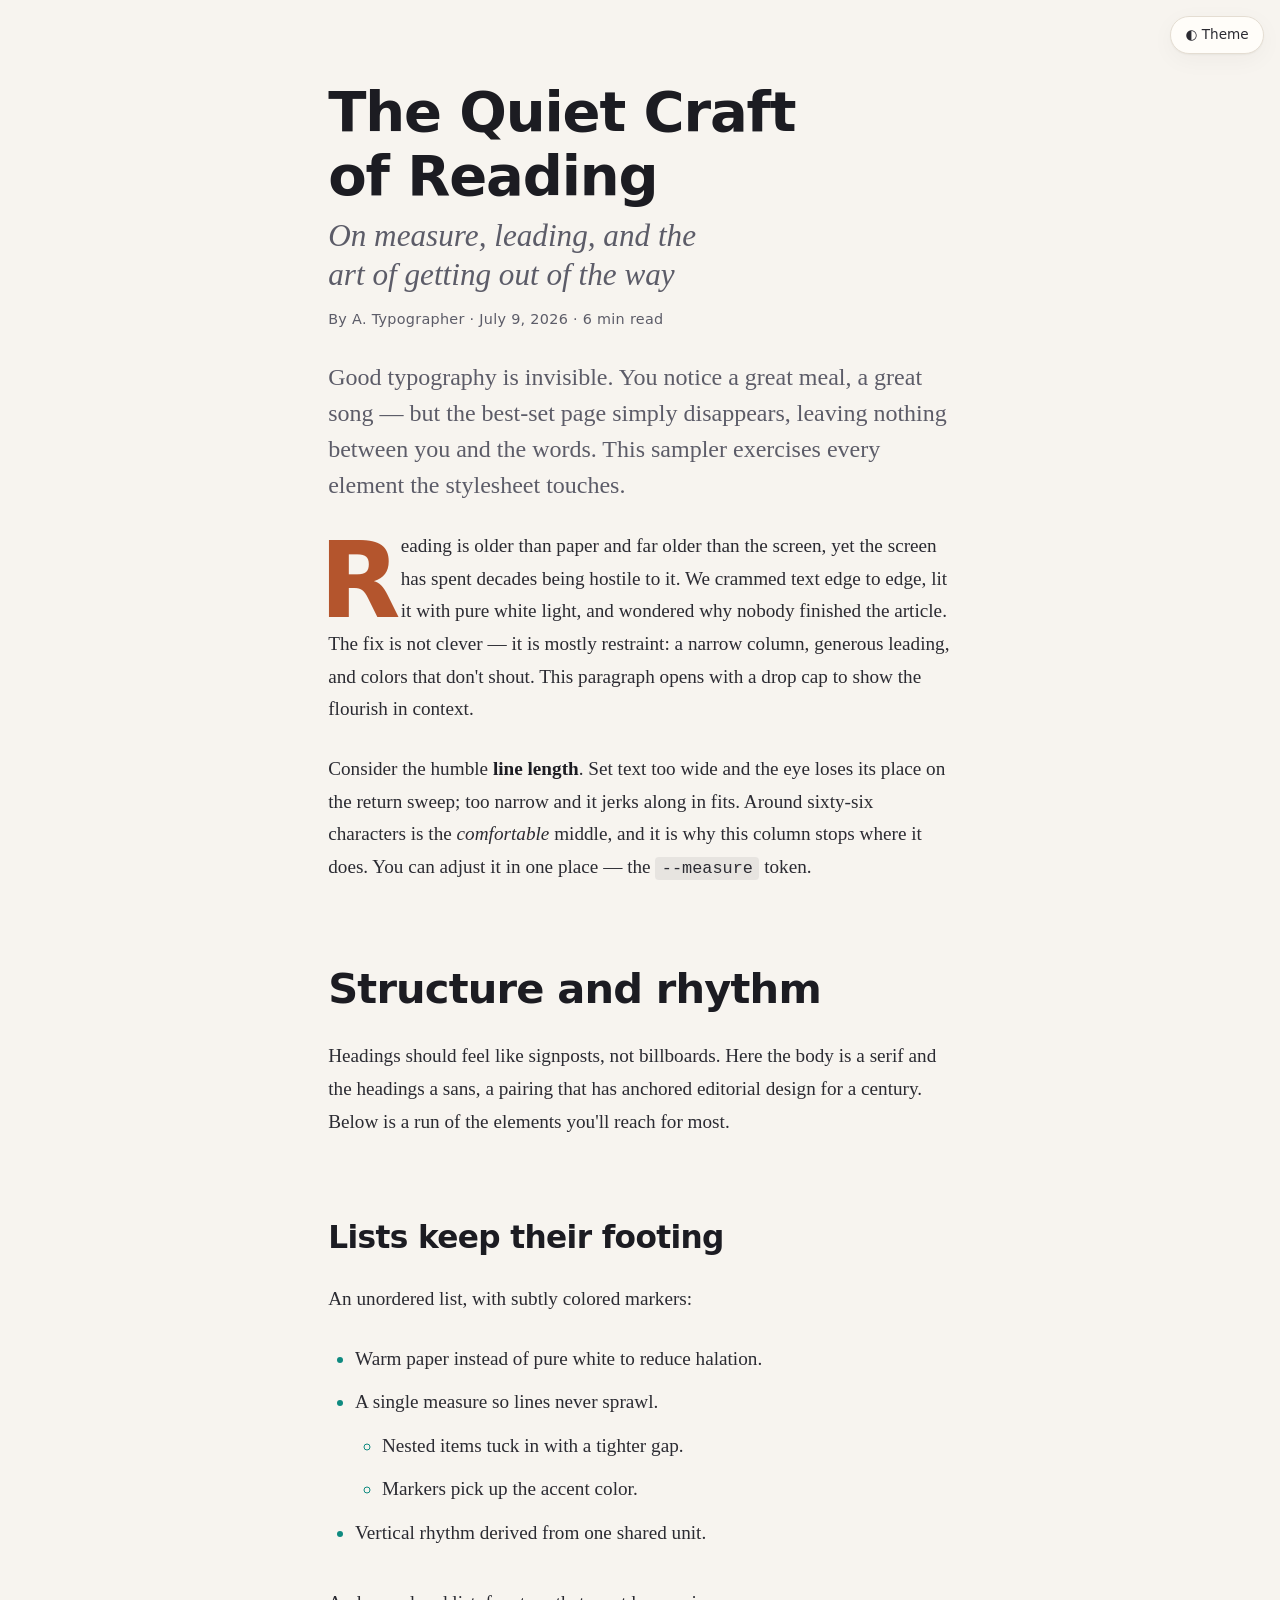
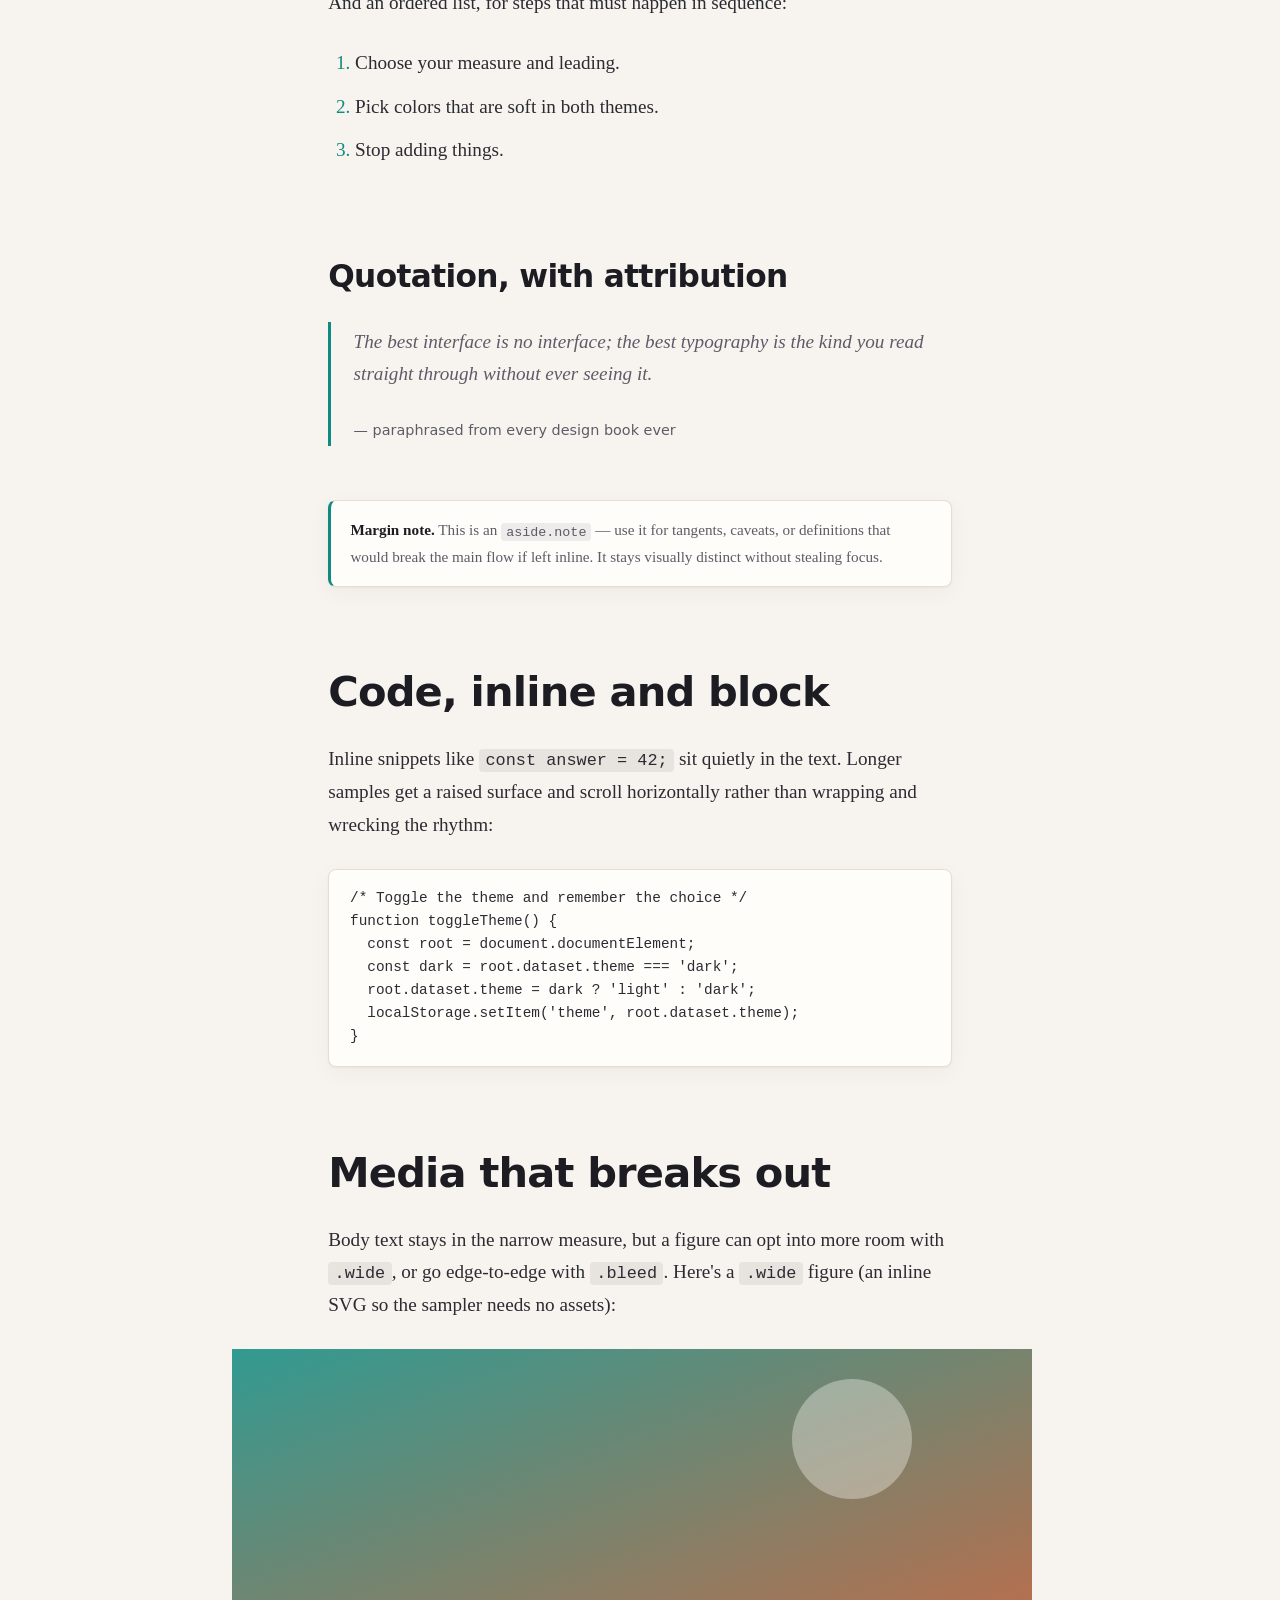
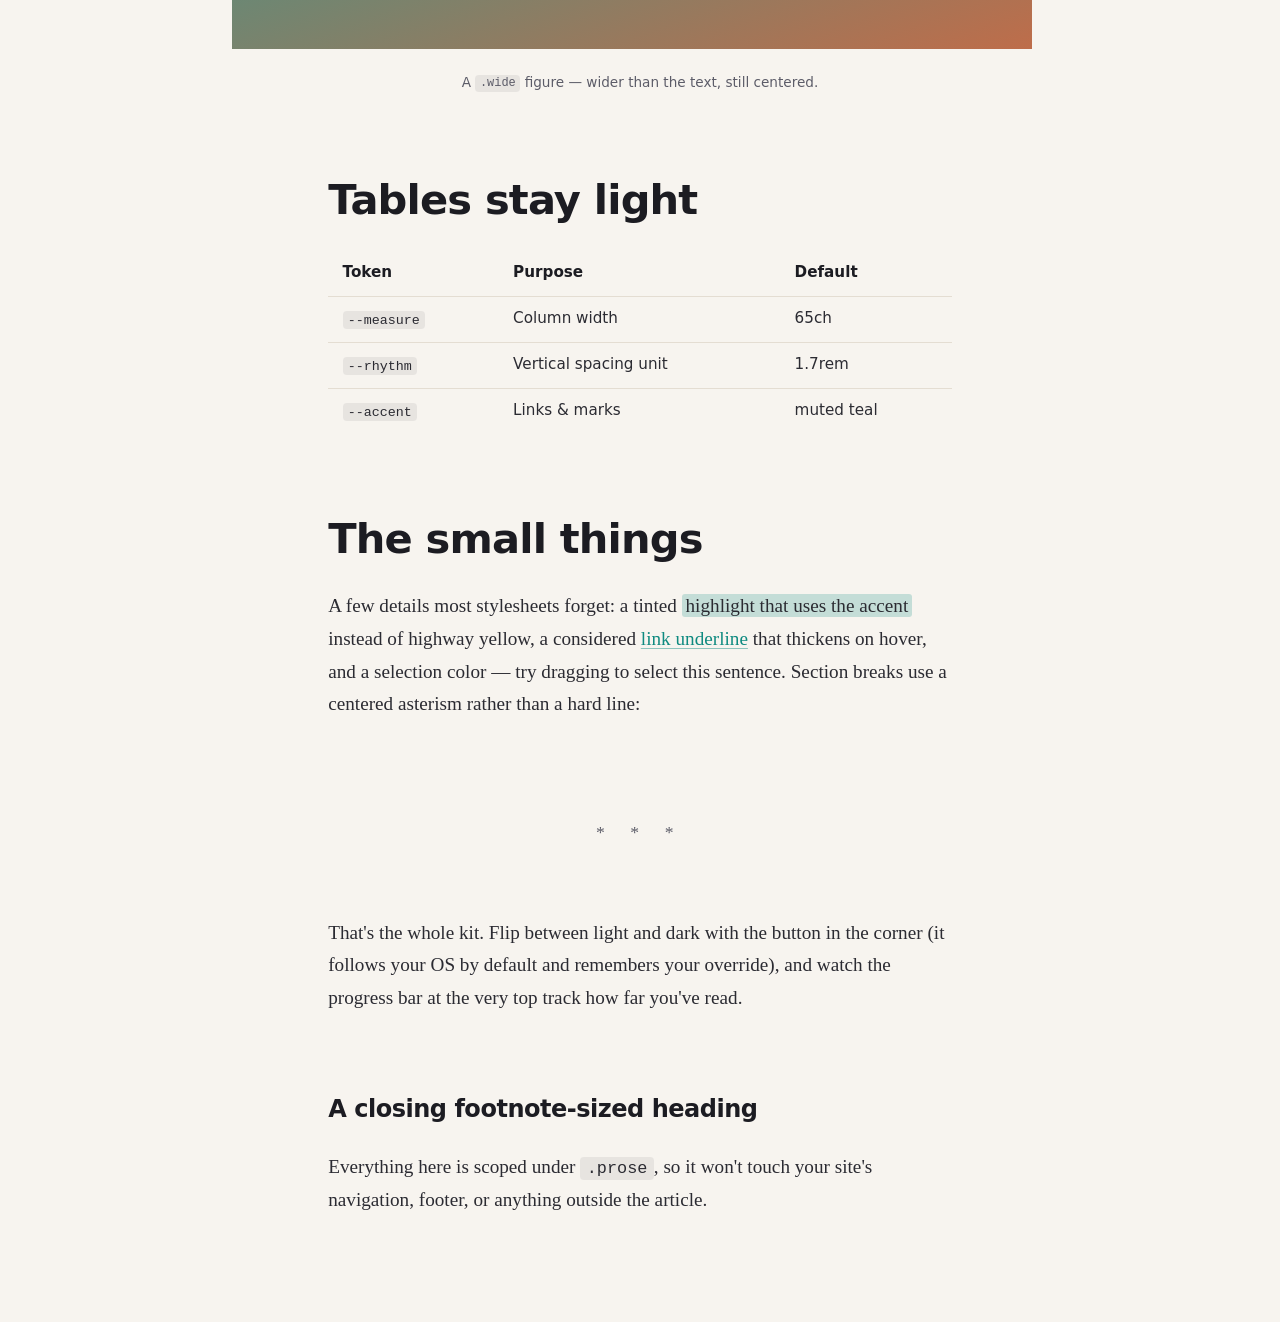
<file: public_html/css-sampler.html>
<!DOCTYPE html>
<html lang="en" data-theme="">
<head>
  <meta charset="UTF-8">
  <meta name="viewport" content="width=device-width, initial-scale=1.0">
  <title>prose.css sampler — The Quiet Craft of Reading</title>
  <link rel="stylesheet" href="prose.css">
  <style>
    /* Page-only chrome for the sampler — NOT part of prose.css.
       Just enough to position the theme toggle button. */
    .toolbar {
      position: fixed;
      top: 1rem; right: 1rem;
      z-index: 20;
      display: flex;
      gap: 0.5rem;
    }
    .toolbar button {
      font: inherit;
      font-family: var(--font-head);
      font-size: 0.85rem;
      cursor: pointer;
      color: var(--text);
      background: var(--surface);
      border: 1px solid var(--border);
      border-radius: 999px;
      padding: 0.4rem 0.9rem;
      box-shadow: var(--shadow);
      transition: background var(--transition), color var(--transition);
    }
    .toolbar button:hover { color: var(--accent); }
  </style>
</head>
<body>

  <div class="toolbar">
    <button id="themeBtn" type="button">◐ Theme</button>
  </div>

  <article class="prose">
    <!-- Reading-progress bar (driven by JS at the bottom) -->
    <div class="progress"></div>

    <h1>The Quiet Craft of Reading</h1>
    <p class="subtitle">On measure, leading, and the art of getting out of the way</p>
    <p class="meta">By A. Typographer · July 9, 2026 · 6 min read</p>

    <p class="lead">
      Good typography is invisible. You notice a great meal, a great song — but
      the best-set page simply disappears, leaving nothing between you and the
      words. This sampler exercises every element the stylesheet touches.
    </p>

    <p class="first">
      Reading is older than paper and far older than the screen, yet the screen
      has spent decades being hostile to it. We crammed text edge to edge, lit it
      with pure white light, and wondered why nobody finished the article. The
      fix is not clever — it is mostly restraint: a narrow column, generous
      leading, and colors that don't shout. This paragraph opens with a drop cap
      to show the flourish in context.
    </p>

    <p>
      Consider the humble <strong>line length</strong>. Set text too wide and the
      eye loses its place on the return sweep; too narrow and it jerks along in
      fits. Around sixty-six characters is the <em>comfortable</em> middle, and
      it is why this column stops where it does. You can adjust it in one place —
      the <code>--measure</code> token.
    </p>

    <h2>Structure and rhythm <a href="#structure" class="anchor" aria-label="Link to this section">#</a></h2>

    <p>
      Headings should feel like signposts, not billboards. Here the body is a
      serif and the headings a sans, a pairing that has anchored editorial design
      for a century. Below is a run of the elements you'll reach for most.
    </p>

    <h3>Lists keep their footing</h3>

    <p>An unordered list, with subtly colored markers:</p>

    <ul>
      <li>Warm paper instead of pure white to reduce halation.</li>
      <li>A single measure so lines never sprawl.
        <ul>
          <li>Nested items tuck in with a tighter gap.</li>
          <li>Markers pick up the accent color.</li>
        </ul>
      </li>
      <li>Vertical rhythm derived from one shared unit.</li>
    </ul>

    <p>And an ordered list, for steps that must happen in sequence:</p>

    <ol>
      <li>Choose your measure and leading.</li>
      <li>Pick colors that are soft in both themes.</li>
      <li>Stop adding things.</li>
    </ol>

    <h3>Quotation, with attribution</h3>

    <blockquote>
      <p>
        The best interface is no interface; the best typography is the kind you
        read straight through without ever seeing it.
      </p>
      <cite>— paraphrased from every design book ever</cite>
    </blockquote>

    <aside class="note">
      <p>
        <strong>Margin note.</strong> This is an <code>aside.note</code> — use it
        for tangents, caveats, or definitions that would break the main flow if
        left inline. It stays visually distinct without stealing focus.
      </p>
    </aside>

    <h2>Code, inline and block</h2>

    <p>
      Inline snippets like <code>const answer = 42;</code> sit quietly in the
      text. Longer samples get a raised surface and scroll horizontally rather
      than wrapping and wrecking the rhythm:
    </p>

    <pre><code>/* Toggle the theme and remember the choice */
function toggleTheme() {
  const root = document.documentElement;
  const dark = root.dataset.theme === 'dark';
  root.dataset.theme = dark ? 'light' : 'dark';
  localStorage.setItem('theme', root.dataset.theme);
}</code></pre>

    <h2>Media that breaks out</h2>

    <p>
      Body text stays in the narrow measure, but a figure can opt into more room
      with <code>.wide</code>, or go edge-to-edge with <code>.bleed</code>. Here's
      a <code>.wide</code> figure (an inline SVG so the sampler needs no assets):
    </p>

    <figure class="wide">
      <svg viewBox="0 0 800 300" width="800" height="300" role="img"
           aria-label="An abstract gradient banner" xmlns="http://www.w3.org/2000/svg">
        <defs>
          <linearGradient id="g" x1="0" y1="0" x2="1" y2="1">
            <stop offset="0" stop-color="var(--accent)"/>
            <stop offset="1" stop-color="var(--accent-2)"/>
          </linearGradient>
        </defs>
        <rect width="800" height="300" fill="url(#g)" opacity="0.85"/>
        <circle cx="620" cy="90" r="60" fill="var(--surface)" opacity="0.35"/>
      </svg>
      <figcaption>A <code>.wide</code> figure — wider than the text, still centered.</figcaption>
    </figure>

    <h2>Tables stay light</h2>

    <table>
      <thead>
        <tr><th>Token</th><th>Purpose</th><th>Default</th></tr>
      </thead>
      <tbody>
        <tr><td><code>--measure</code></td><td>Column width</td><td>65ch</td></tr>
        <tr><td><code>--rhythm</code></td><td>Vertical spacing unit</td><td>1.7rem</td></tr>
        <tr><td><code>--accent</code></td><td>Links &amp; marks</td><td>muted teal</td></tr>
      </tbody>
    </table>

    <h2>The small things</h2>

    <p>
      A few details most stylesheets forget: a tinted
      <mark>highlight that uses the accent</mark> instead of highway yellow, a
      considered <a href="#">link underline</a> that thickens on hover, and a
      selection color — try dragging to select this sentence. Section breaks use
      a centered asterism rather than a hard line:
    </p>

    <hr>

    <p>
      That's the whole kit. Flip between light and dark with the button in the
      corner (it follows your OS by default and remembers your override), and
      watch the progress bar at the very top track how far you've read.
    </p>

    <h4>A closing footnote-sized heading</h4>
    <p>
      Everything here is scoped under <code>.prose</code>, so it won't touch your
      site's navigation, footer, or anything outside the article.
    </p>

  </article>

  <script>
    // ---- Theme toggle: default to OS, allow persistent manual override ----
    const root = document.documentElement;
    const saved = localStorage.getItem('theme');
    if (saved) root.dataset.theme = saved;

    document.getElementById('themeBtn').addEventListener('click', () => {
      const isDark = root.dataset.theme === 'dark' ||
        (!root.dataset.theme && matchMedia('(prefers-color-scheme: dark)').matches);
      root.dataset.theme = isDark ? 'light' : 'dark';
      localStorage.setItem('theme', root.dataset.theme);
    });

    // ---- Reading-progress bar ----
    addEventListener('scroll', () => {
      const h = document.documentElement;
      const p = h.scrollTop / (h.scrollHeight - h.clientHeight || 1);
      document.querySelector('.progress')?.style.setProperty('--p', p);
    }, { passive: true });
  </script>

</body>
</html>
</file>
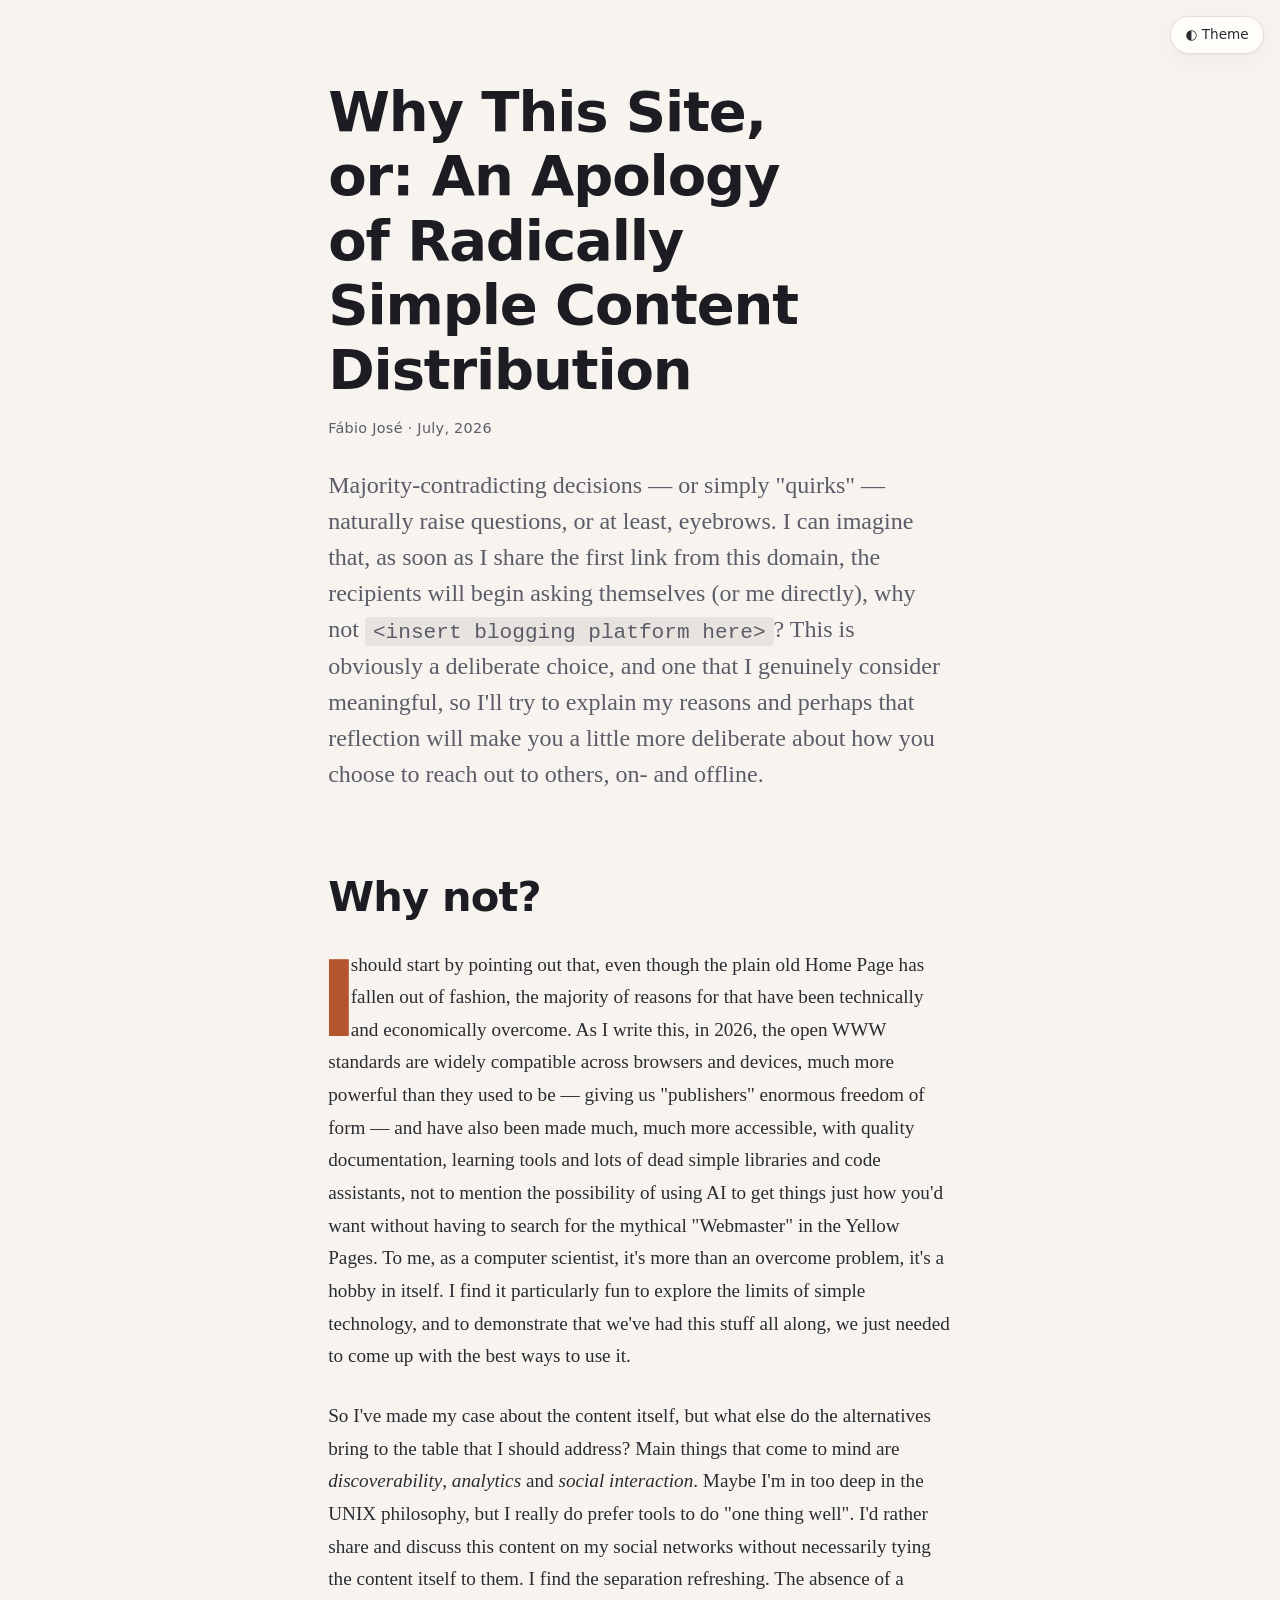
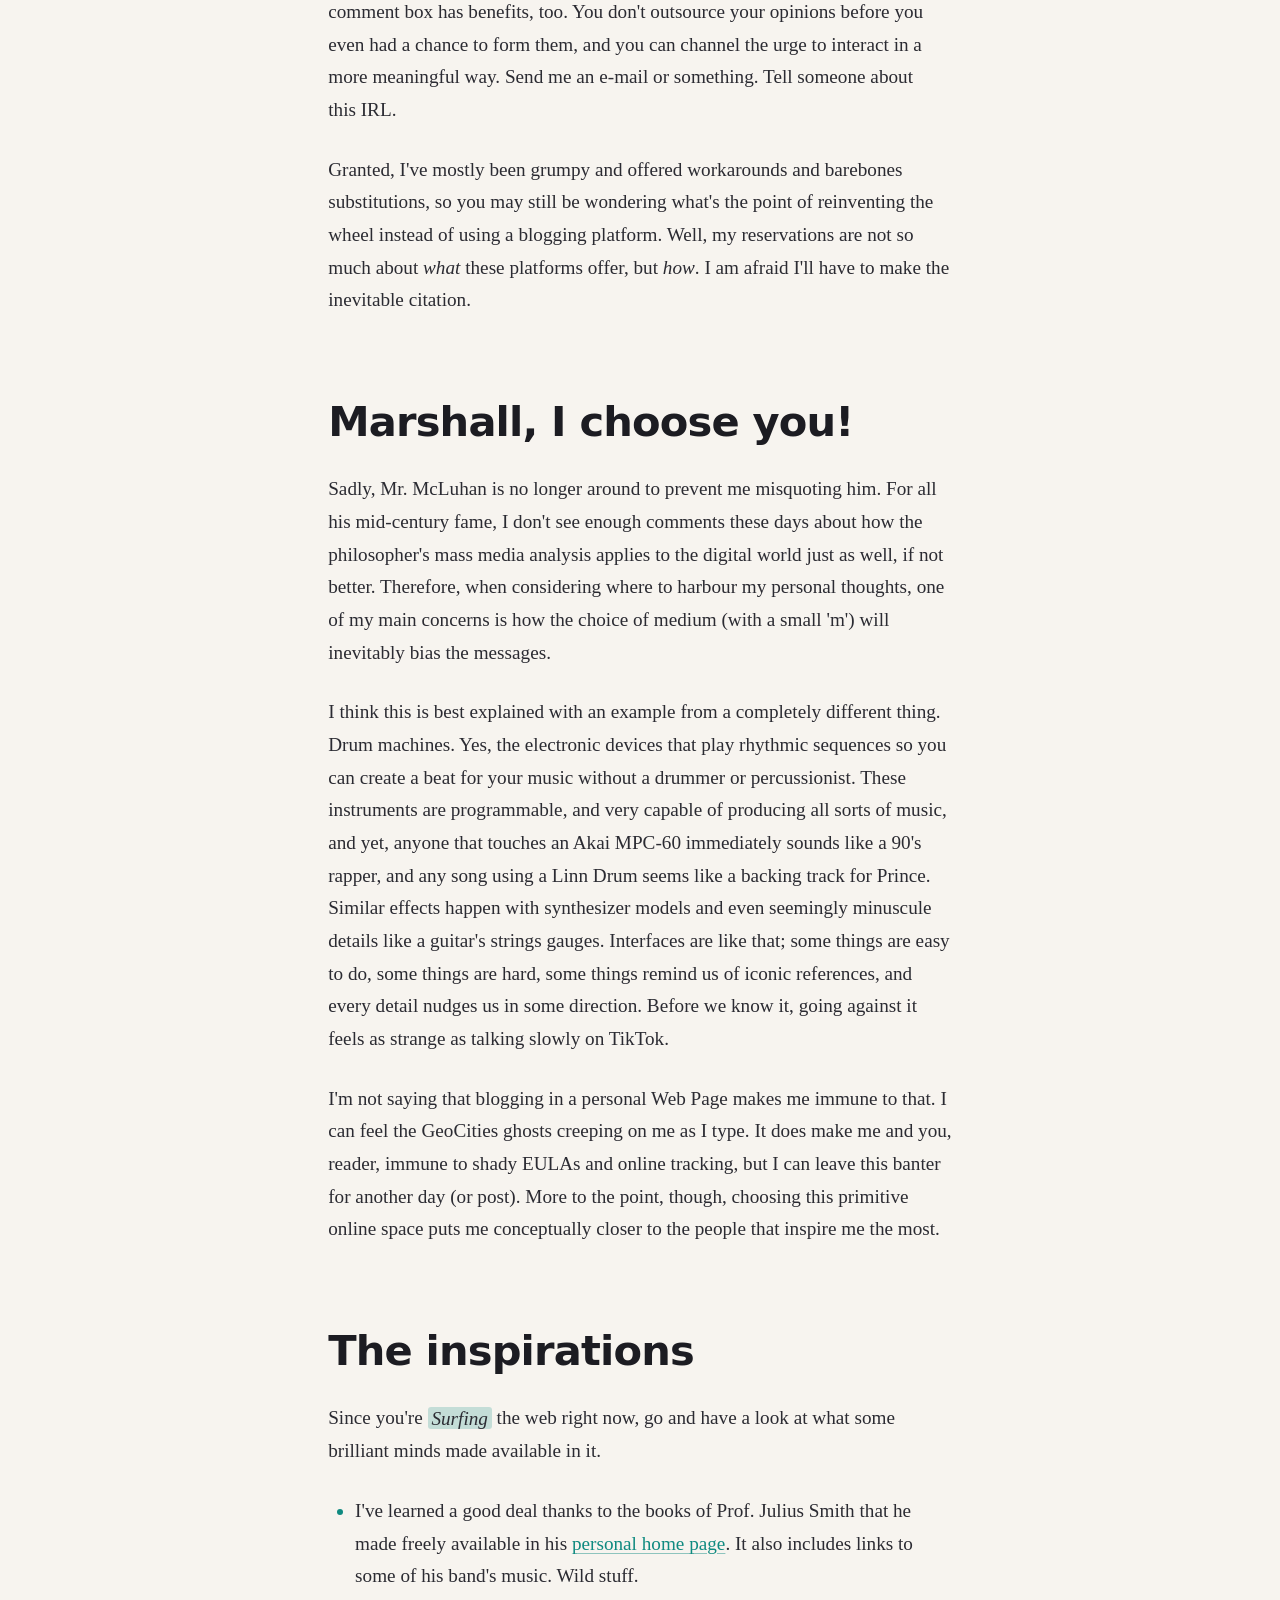
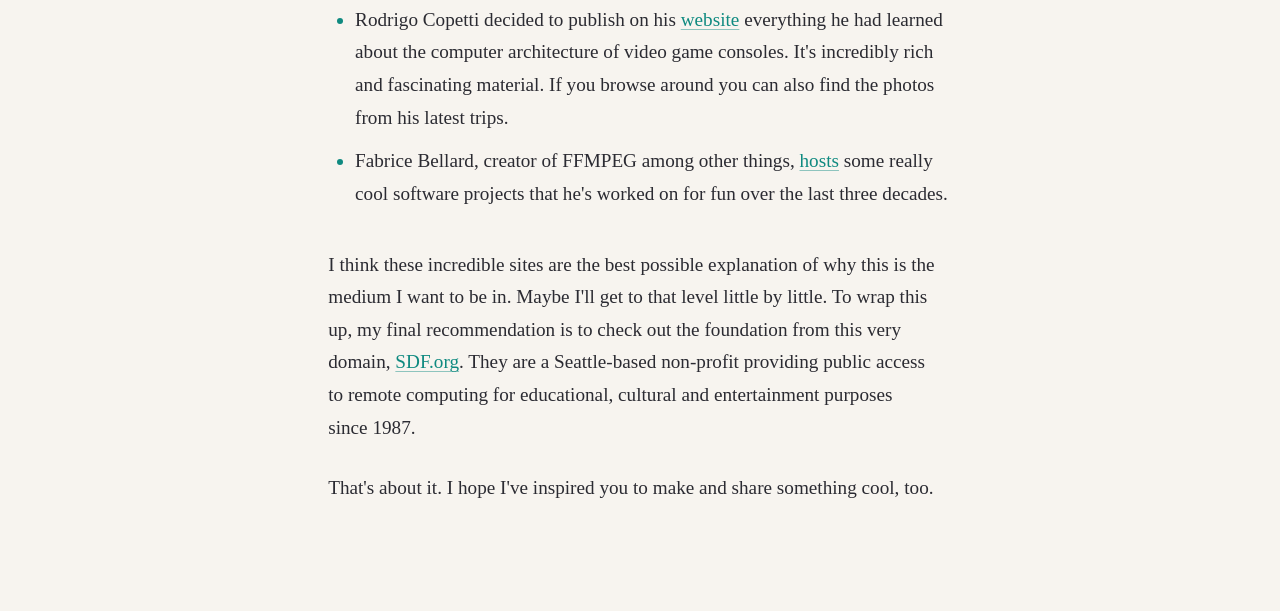
<file: public_html/post-whyhomepg.html>
<!DOCTYPE html>
<html lang="en" data-theme="">
<head>
  <meta charset="UTF-8">
  <meta name="viewport" content="width=device-width, initial-scale=1.0">
  <title>Fabiozeh — Why this site?</title>
  <link rel="stylesheet" href="prose.css">
  <style>
    /* Page-only chrome for the sampler — NOT part of prose.css.
       Just enough to position the theme toggle button. */
    .toolbar {
      position: fixed;
      top: 1rem; right: 1rem;
      z-index: 20;
      display: flex;
      gap: 0.5rem;
    }
    .toolbar button {
      font: inherit;
      font-family: var(--font-head);
      font-size: 0.85rem;
      cursor: pointer;
      color: var(--text);
      background: var(--surface);
      border: 1px solid var(--border);
      border-radius: 999px;
      padding: 0.4rem 0.9rem;
      box-shadow: var(--shadow);
      transition: background var(--transition), color var(--transition);
    }
    .toolbar button:hover { color: var(--accent); }
  </style>
</head>
<body>

  <div class="toolbar">
    <button id="themeBtn" type="button">◐ Theme</button>
  </div>

  <article class="prose">
    <div class="progress"></div>

    <h1> Why This Site, or: An Apology of Radically Simple Content Distribution </h1>
            
    <p class="meta">F&aacute;bio Jos&eacute; · July, 2026</p>

    <p class="lead">
        Majority-contradicting decisions &mdash; or simply "quirks" &mdash; naturally raise questions, or at least, eyebrows. 
        I can imagine that, as soon as I share the first link from this domain, the recipients will begin asking themselves 
        (or me directly), why not <code>&lt;insert blogging platform here&gt;</code>? This is obviously a deliberate choice,
        and one that I genuinely consider meaningful, so I'll try to explain my reasons and perhaps that reflection will make you
        a little more deliberate about how you choose to reach out to others, on- and offline.</p>

    <h2> Why not? </h2>
        <p class="first"> I should start by pointing out that, even though the plain old Home Page has fallen out of fashion, the majority of reasons
        for that have been technically and economically overcome. As I write this, in 2026, the open WWW standards are widely
        compatible across browsers and devices, much more powerful than they used to be &mdash; giving us "publishers" enormous
        freedom of form &mdash; and have also been made much, much more accessible, with quality documentation, learning tools and
        lots of dead simple libraries and code assistants, not to mention the possibility of using AI to get things just how you'd
        want without having to search for the mythical "Webmaster" in the Yellow Pages. To me, as a computer scientist, it's more than an
        overcome problem, it's a hobby in itself. I find it particularly fun to explore the limits of simple technology, and to
        demonstrate that we've had this stuff all along, we just needed to come up with the best ways to use it.</p>
    <p>
        So I've made my case about the content itself, but what else do the alternatives bring to the table that I should address?
        Main things that come to mind are <i>discoverability</i>, <i>analytics</i> and <i>social interaction</i>. Maybe I'm in too
        deep in the UNIX philosophy, but I really do prefer tools to do "one thing well". I'd rather share and discuss this content
        on my social networks without necessarily tying the content itself to them. I find the separation refreshing. The absence of a
        comment box has benefits, too. You don't outsource your opinions before you even had a chance to form them, and you can channel
        the urge to interact in a more meaningful way. Send me an e-mail or something. Tell someone about this IRL. 
    </p>
    <p>
        Granted, I've mostly been grumpy and offered workarounds and barebones substitutions, so you may still be wondering what's
        the point of reinventing the wheel instead of using a blogging platform. Well, my reservations are not so much about <i>what</i>
        these platforms offer, but <i>how</i>. I am afraid I'll have to make the inevitable citation.
    </p>
    <h2> Marshall, I choose you! </h2>
    <p>
        Sadly, Mr. McLuhan is no longer around to prevent me misquoting him. For all his mid-century fame,
        I don't see enough comments these days about how the philosopher's mass media analysis applies to the digital world just as
        well, if not better. Therefore, when considering where to harbour my personal thoughts, one of my main concerns
        is how the choice of medium (with a small 'm') will inevitably bias the messages.
    </p>
    <p> I think this is best explained with an example from a completely different thing. Drum machines.
        Yes, the electronic devices that play rhythmic sequences so you can create a beat for your music
        without a drummer or percussionist. These instruments are programmable, and very capable of producing
        all sorts of music, and yet, anyone that touches an Akai MPC-60 immediately sounds like a 90's rapper, and
        any song using a Linn Drum seems like a backing track for Prince. Similar effects happen with synthesizer models and even seemingly
        minuscule details like a guitar's strings gauges. Interfaces are like that; some things are easy to do,
        some things are hard, some things remind us of iconic references, and every detail nudges us in some direction.
        Before we know it, going against it feels as strange as talking slowly on TikTok.
    </p>
    <p>
        I'm not saying that blogging in a personal Web Page makes me immune to that.
        I can feel the GeoCities ghosts creeping on me as I type.
        It does make me and you, reader, immune to shady EULAs and online tracking, but I can leave this banter for another day (or post).
        More to the point, though, choosing this primitive online space puts me conceptually closer to the people that inspire me the most. 
    </p>
    <h2> The inspirations </h2>
    <p>
        Since you're <mark><i>Surfing</i></mark> the web right now, go and have a look at what some brilliant minds made available in it.
    </p>
    <ul>
    <li>
        I've learned a good deal thanks to the books of Prof. Julius Smith that he made freely available in his
        <a href="https://ccrma.stanford.edu/~jos/">personal home page</a>. It also includes links to some of his band's music. Wild stuff.
    </li>
    <li>
        Rodrigo Copetti decided to publish on his <a href="https://www.copetti.org/">website</a> everything he had learned about the
        computer architecture of video game consoles. It's incredibly rich and fascinating material. If you browse around you can also find
        the photos from his latest trips.
    </li>
    <li>
        Fabrice Bellard, creator of FFMPEG among other things, <a href="https://bellard.org/">hosts</a> some really cool software projects 
        that he's worked on for fun over the last three decades.
    </li>
    </ul>
    <p>
        I think these incredible sites are the best possible explanation of why this is the medium I want to be in. Maybe I'll get to that level
        little by little. To wrap this up, my final recommendation is to check out the foundation from this very domain, <a href="sdf.org">SDF.org</a>.
        They are a Seattle-based non-profit providing public access to remote computing for educational, cultural and entertainment purposes since 1987.
    </p>
    <p>
        That's about it. I hope I've inspired you to make and share something cool, too.
    </p>
  </article>

  <script>
    // ---- Theme toggle: default to OS, allow persistent manual override ----
    const root = document.documentElement;
    const saved = localStorage.getItem('theme');
    if (saved) root.dataset.theme = saved;

    document.getElementById('themeBtn').addEventListener('click', () => {
      const isDark = root.dataset.theme === 'dark' ||
        (!root.dataset.theme && matchMedia('(prefers-color-scheme: dark)').matches);
      root.dataset.theme = isDark ? 'light' : 'dark';
      localStorage.setItem('theme', root.dataset.theme);
    });

    // ---- Reading-progress bar ----
    addEventListener('scroll', () => {
      const h = document.documentElement;
      const p = h.scrollTop / (h.scrollHeight - h.clientHeight || 1);
      document.querySelector('.progress')?.style.setProperty('--p', p);
    }, { passive: true });
  </script>

</body>
</html>
</file>
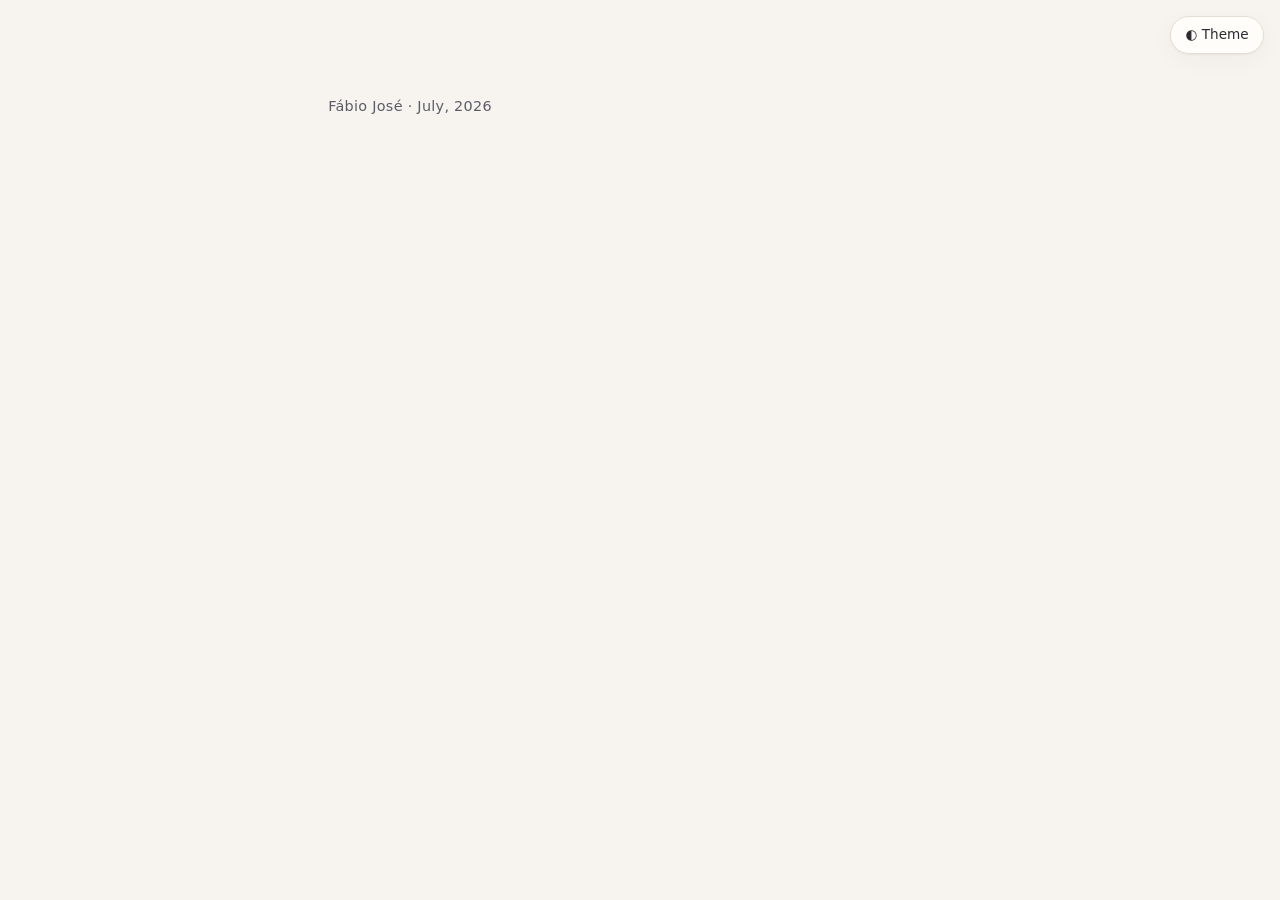
<file: public_html/template.html>
<!DOCTYPE html>
<html lang="en" data-theme="">
<head>
  <meta charset="UTF-8">
  <meta name="viewport" content="width=device-width, initial-scale=1.0">
  <title>prose.css sampler — The Quiet Craft of Reading</title>
  <link rel="stylesheet" href="prose.css">
  <style>
    /* Page-only chrome for the sampler — NOT part of prose.css.
       Just enough to position the theme toggle button. */
    .toolbar {
      position: fixed;
      top: 1rem; right: 1rem;
      z-index: 20;
      display: flex;
      gap: 0.5rem;
    }
    .toolbar button {
      font: inherit;
      font-family: var(--font-head);
      font-size: 0.85rem;
      cursor: pointer;
      color: var(--text);
      background: var(--surface);
      border: 1px solid var(--border);
      border-radius: 999px;
      padding: 0.4rem 0.9rem;
      box-shadow: var(--shadow);
      transition: background var(--transition), color var(--transition);
    }
    .toolbar button:hover { color: var(--accent); }
  </style>
</head>
<body>

  <div class="toolbar">
    <button id="themeBtn" type="button">◐ Theme</button>
  </div>

  <article class="prose">
    <div class="progress"></div>

    <h1></h1>
    <p class="meta">F&aacute;bio Jos&eacute; · July, 2026</p>

    <p class="lead"></p>
    <p class="first"></p>

  </article>

  <script>
    // ---- Theme toggle: default to OS, allow persistent manual override ----
    const root = document.documentElement;
    const saved = localStorage.getItem('theme');
    if (saved) root.dataset.theme = saved;

    document.getElementById('themeBtn').addEventListener('click', () => {
      const isDark = root.dataset.theme === 'dark' ||
        (!root.dataset.theme && matchMedia('(prefers-color-scheme: dark)').matches);
      root.dataset.theme = isDark ? 'light' : 'dark';
      localStorage.setItem('theme', root.dataset.theme);
    });

    // ---- Reading-progress bar ----
    addEventListener('scroll', () => {
      const h = document.documentElement;
      const p = h.scrollTop / (h.scrollHeight - h.clientHeight || 1);
      document.querySelector('.progress')?.style.setProperty('--p', p);
    }, { passive: true });
  </script>

</body>
</html>
</file>
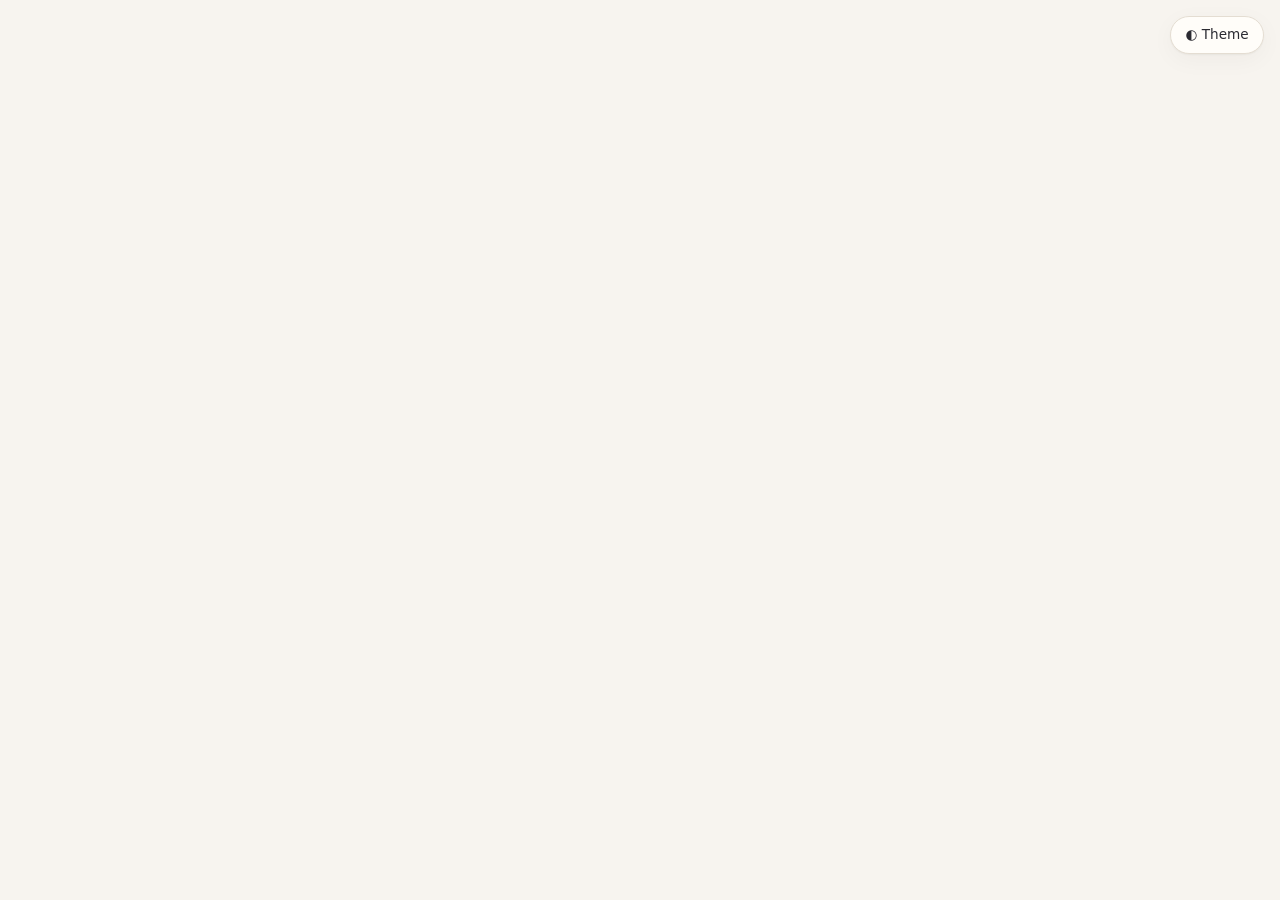
<file: public_html/cgi-bin/topbit.html>
<!DOCTYPE html>
<html lang="en" data-theme="">
<head>
  <meta charset="UTF-8">
  <meta name="viewport" content="width=device-width, initial-scale=1.0">
  <title>Tech&amp;+&#128100;</title>
  <link rel="stylesheet" href="../prose.css">
  <style>
    .toolbar {
      position: fixed;
      top: 1rem; right: 1rem;
      z-index: 20;
      display: flex;
      gap: 0.5rem;
    }
    .toolbar button {
      font: inherit;
      font-family: var(--font-head);
      font-size: 0.85rem;
      cursor: pointer;
      color: var(--text);
      background: var(--surface);
      border: 1px solid var(--border);
      border-radius: 999px;
      padding: 0.4rem 0.9rem;
      box-shadow: var(--shadow);
      transition: background var(--transition), color var(--transition);
    }
    .toolbar button:hover { color: var(--accent); }
  </style>
</head>
<body>

  <div class="toolbar">
    <button id="themeBtn" type="button">◐ Theme</button>
  </div>

  <article class="prose">
    <div class="progress"></div>
</file>
<file: public_html/prose.css>
/* ============================================================================
   prose.css — a stylesheet for long-form blog posts
   ----------------------------------------------------------------------------
   Goals: modern look, comfortable distraction-free reading, light/dark mode
   with soft colors, and a small amount of personality — without bloat.

   HOW IT'S ORGANIZED
     1. Design tokens (custom properties)  — change these to re-skin everything
     2. Light / dark themes                 — soft palettes + toggle logic
     3. Base & reset                        — sensible document defaults
     4. Layout                              — the reading measure/column
     5. Typography                          — headings, paragraphs, rhythm
     6. Flow elements                       — links, lists, quotes, code, media
     7. Extras                              — the "touch of originality" bits

   USAGE
     <link rel="stylesheet" href="prose.css">
     Wrap post content in <article class="prose"> … </article>.
     Everything is scoped under .prose so it won't fight your site chrome.

   THEME SWITCHING
     Default follows the OS setting (prefers-color-scheme).
     To let users override, set data-theme="light" or "dark" on <html>.
     A ready-to-paste 6-line JS toggle is at the bottom of this file.
   ========================================================================== */


/* 1. DESIGN TOKENS ==========================================================
   Non-color values live here so spacing/type scale stays consistent and is
   tunable from one place. Colors are defined per-theme in section 2.

   The type scale is a "major third" (×1.25) ratio — enough contrast between
   heading levels to feel structured, gentle enough to stay calm. Sizes use
   clamp() so they scale with the viewport without media queries.               */

:root {
  /* Fonts — system stacks: zero network cost, native feel on every OS.
     Swap the first entry for a webfont (e.g. "Inter", "Newsreader") if wanted. */
  --font-body: ui-serif, Georgia, Cambria, "Times New Roman", serif;
  --font-head: ui-sans-serif, system-ui, -apple-system, "Segoe UI", Roboto, sans-serif;
  --font-mono: ui-monospace, "SF Mono", "Cascadia Code", Menlo, Consolas, monospace;

  /* Measure — the column width. 65ch keeps lines at ~66 characters, the
     classic sweet spot for reading comfort (the eye tires past ~75).           */
  --measure: 65ch;
  --gutter: clamp(1.25rem, 5vw, 2.5rem);   /* side padding on small screens     */

  /* Type scale (fluid). --step-0 is body text; steps climb by ~1.25×.          */
  --step-0:  clamp(1.05rem, 0.98rem + 0.35vw, 1.2rem);   /* body                */
  --step-1:  clamp(1.31rem, 1.2rem + 0.5vw, 1.5rem);     /* h4 / lead           */
  --step-2:  clamp(1.64rem, 1.45rem + 0.9vw, 1.95rem);   /* h3                  */
  --step-3:  clamp(2.05rem, 1.75rem + 1.5vw, 2.6rem);    /* h2                  */
  --step-4:  clamp(2.56rem, 2.05rem + 2.5vw, 3.5rem);    /* h1                  */

  /* Vertical rhythm — one unit ≈ one line of body text. Compose spacing from
     this so the whole page shares a consistent beat.                           */
  --rhythm: 1.7rem;

  --radius: 0.5rem;                         /* rounded corners on blocks         */
  --transition: 0.25s ease;                 /* theme + hover easing              */
}


/* 2. THEMES =================================================================
   Two soft palettes. Neither uses pure black or pure white — high-contrast
   #000-on-#fff causes halation and eye strain over long reads. Instead:
     • light: warm off-white paper, ink-blue-black text
     • dark:  desaturated blue-charcoal, dimmed off-white text
   The accent is a muted teal in both, nudged for contrast per theme.

   We define light values as the default, then override for dark via BOTH
   prefers-color-scheme (automatic) and [data-theme="dark"] (manual override).
   Keeping tokens identical in name means the rest of the file never branches.  */

:root,
:root[data-theme="light"] {
  --bg:        #f7f4ef;   /* page — warm paper                                  */
  --surface:   #fffdf9;   /* raised blocks (code, quotes)                       */
  --text:      #2b2b32;   /* body ink — soft near-black                         */
  --text-soft: #5c5c68;   /* captions, meta, muted                             */
  --heading:   #1c1c22;   /* slightly darker than body for weight              */
  --accent:    #0f8a80;   /* links & marks — muted teal                        */
  --accent-2:  #b4552d;   /* rare secondary accent (drop cap, marker)          */
  --border:    #e4ddd2;   /* hairlines & rules                                 */
  --shadow:    0 1px 2px rgba(40, 30, 20, 0.05), 0 6px 24px rgba(40, 30, 20, 0.04);
  color-scheme: light;
}

@media (prefers-color-scheme: dark) {
  :root {
    --bg:        #16181d;
    --surface:   #1e2128;
    --text:      #cdd0d8;
    --text-soft: #8b909c;
    --heading:   #eceef3;
    --accent:    #4fd1c5;   /* brighter teal — dark bg needs more luminance     */
    --accent-2:  #e08a5f;
    --border:    #2c303a;
    --shadow:    0 1px 2px rgba(0, 0, 0, 0.3), 0 8px 30px rgba(0, 0, 0, 0.25);
    color-scheme: dark;
  }
}

/* Manual override wins over the OS preference. Same values as the media block. */
:root[data-theme="dark"] {
  --bg:        #16181d;
  --surface:   #1e2128;
  --text:      #cdd0d8;
  --text-soft: #8b909c;
  --heading:   #eceef3;
  --accent:    #4fd1c5;
  --accent-2:  #e08a5f;
  --border:    #2c303a;
  --shadow:    0 1px 2px rgba(0, 0, 0, 0.3), 0 8px 30px rgba(0, 0, 0, 0.25);
  color-scheme: dark;
}


/* 3. BASE & RESET ===========================================================
   Minimal, targeted reset — just the defaults that get in the way.             */

*, *::before, *::after { box-sizing: border-box; }

html {
  /* Enable smooth-but-respectful scrolling and keep font sizing predictable.   */
  -webkit-text-size-adjust: 100%;
  scroll-behavior: smooth;
}

body {
  margin: 0;
  background: var(--bg);
  color: var(--text);
  font-family: var(--font-body);
  font-size: var(--step-0);
  line-height: 1.7;               /* generous leading = the core of readability */
  /* Smooth the theme swap so a toggle doesn't flash harshly.                    */
  transition: background var(--transition), color var(--transition);
  /* Better kerning/ligatures for serif body copy.                              */
  text-rendering: optimizeLegibility;
  -webkit-font-smoothing: antialiased;
}

/* Respect users who ask for less motion — disable smooth scroll & transitions. */
@media (prefers-reduced-motion: reduce) {
  html { scroll-behavior: auto; }
  *, *::before, *::after {
    transition-duration: 0.01ms !important;
    animation-duration: 0.01ms !important;
  }
}


/* 4. LAYOUT =================================================================
   A single centered reading column. We use a grid trick so full-bleed elements
   (wide images, code) can "break out" of the measure while text stays narrow.

   Columns:  [gutter] [ centered measure ] [gutter]
   Children default to the center track; add .bleed to span edge-to-edge.        */

.prose {
  display: grid;
  grid-template-columns:
    [full-start] minmax(var(--gutter), 1fr)
    [main-start] minmax(0, var(--measure)) [main-end]
    minmax(var(--gutter), 1fr) [full-end];
  padding-block: clamp(2.5rem, 8vw, 5rem);
}

/* Everything flows into the readable center track by default.                  */
.prose > * {
  grid-column: main;
}

/* Opt-in full-bleed: figures, big code samples, callouts.                      */
.prose > .bleed {
  grid-column: full;
  width: 100%;
}

/* A middle ground — slightly wider than text, for images that want room.       */
.prose > .wide {
  grid-column: full;
  width: min(100%, calc(var(--measure) + 12rem));
  margin-inline: auto;
}


/* 5. TYPOGRAPHY =============================================================
   Headings use the sans stack to contrast the serif body — a clean, modern
   editorial pairing. Tight leading + letter-spacing gives them authority.
   Margins follow the "space before" convention so sections breathe.            */

.prose h1, .prose h2, .prose h3, .prose h4 {
  font-family: var(--font-head);
  color: var(--heading);
  line-height: 1.15;
  letter-spacing: -0.02em;         /* sans headings tighten up nicely           */
  font-weight: 650;
  text-wrap: balance;              /* avoid lonely last words in a heading      */
  margin: calc(var(--rhythm) * 2) 0 var(--rhythm);
}

.prose h1 { font-size: var(--step-4); margin-top: 0; }

/* Subtitle / deck — the line that sits directly beneath the title. It belongs
   to the title block, so we pull it up tight against the h1 (cancelling the
   h1's bottom margin) and give it its own space below. Lighter weight and a
   softer color mark it as secondary to the headline without competing with the
   .lead intro paragraph further down. Serif italic keeps it feeling literary;
   switch to var(--font-head) with normal style for a cleaner, magazine look.   */
.prose .subtitle {
  font-size: var(--step-2);
  font-weight: 400;
  font-style: italic;
  line-height: 1.25;
  color: var(--text-soft);
  text-wrap: balance;
  margin: calc(var(--rhythm) * -0.75) 0 var(--rhythm);
}
/* A subtitle immediately followed by the .meta line shouldn't double the gap.  */
.prose .subtitle + .meta { margin-top: calc(var(--rhythm) * -0.5); }
.prose h2 { font-size: var(--step-3); }
.prose h3 { font-size: var(--step-2); }
.prose h4 { font-size: var(--step-1); font-weight: 600; }

/* Paragraphs and most flow content share one bottom margin for even rhythm.    */
.prose p,
.prose ul,
.prose ol,
.prose blockquote,
.prose pre,
.prose figure,
.prose table {
  margin: 0 0 var(--rhythm);
}

/* text-wrap: pretty tidies orphans/rivers in body copy (progressive, ignored
   where unsupported).                                                          */
.prose p { text-wrap: pretty; }

/* A ".lead" intro paragraph — larger, softer, sets the tone under the title.   */
.prose .lead {
  font-size: var(--step-1);
  color: var(--text-soft);
  line-height: 1.5;
}

/* Post metadata line (date/author/reading time) under the h1.                  */
.prose .meta {
  font-family: var(--font-head);
  font-size: 0.9rem;
  letter-spacing: 0.02em;
  color: var(--text-soft);
  margin-top: calc(var(--rhythm) * -0.5);
}


/* 6. FLOW ELEMENTS ==========================================================  */

/* Links — underlined for accessibility, but with a soft custom underline that
   sits below the text and thickens on hover. Reads as a link, feels refined.   */
.prose a {
  color: var(--accent);
  text-decoration: underline;
  text-decoration-thickness: 1px;
  text-underline-offset: 0.15em;
  text-decoration-color: color-mix(in srgb, var(--accent) 45%, transparent);
  transition: text-decoration-color var(--transition), color var(--transition);
}
.prose a:hover {
  text-decoration-color: var(--accent);
}
/* Visible keyboard focus — never remove this; it's how keyboard users navigate.*/
.prose a:focus-visible {
  outline: 2px solid var(--accent);
  outline-offset: 3px;
  border-radius: 2px;
}

/* Emphasis */
.prose strong { color: var(--heading); font-weight: 650; }
.prose em     { font-style: italic; }

/* <mark> highlight tinted with the accent instead of harsh yellow.             */
.prose mark {
  background: color-mix(in srgb, var(--accent) 22%, transparent);
  color: inherit;
  padding: 0.05em 0.2em;
  border-radius: 3px;
}

/* Lists — comfortable indent, breathing room between items.                    */
.prose ul, .prose ol { padding-left: 1.4em; }
.prose li { margin-bottom: calc(var(--rhythm) * 0.4); }
.prose li::marker { color: var(--accent); }   /* subtle colored bullets/numbers */

/* Nested lists shouldn't carry the full paragraph gap.                         */
.prose li > ul, .prose li > ol { margin: calc(var(--rhythm) * 0.4) 0 0; }

/* Blockquotes — a colored side-rule rather than a heavy box. Calm, editorial.  */
.prose blockquote {
  padding: 0.2rem 0 0.2rem 1.4rem;
  border-left: 3px solid var(--accent);
  color: var(--text-soft);
  font-style: italic;
}
.prose blockquote p:last-child { margin-bottom: 0; }
/* Attribution line: <blockquote>…<cite>— Name</cite></blockquote>             */
.prose cite {
  display: block;
  margin-top: 0.6rem;
  font-style: normal;
  font-size: 0.9rem;
  font-family: var(--font-head);
  color: var(--text-soft);
}

/* Inline code */
.prose code {
  font-family: var(--font-mono);
  font-size: 0.88em;
  background: color-mix(in srgb, var(--text) 8%, transparent);
  padding: 0.12em 0.38em;
  border-radius: 4px;
}

/* Code blocks — raised surface, soft border, horizontal scroll (never wrap).   */
.prose pre {
  font-family: var(--font-mono);
  font-size: 0.9rem;
  line-height: 1.6;
  background: var(--surface);
  border: 1px solid var(--border);
  border-radius: var(--radius);
  padding: 1.1rem 1.3rem;
  overflow-x: auto;              /* long lines scroll instead of breaking layout */
  box-shadow: var(--shadow);
}
/* Reset inline-code styling inside blocks so the two don't stack.              */
.prose pre code { background: none; padding: 0; font-size: inherit; }

/* Images & figures — never overflow, rounded, with muted captions.            */
.prose img,
.prose video {
  max-width: 100%;
  height: auto;
  display: block;
  border-radius: var(--radius);
}
.prose figure { margin-inline: 0; }
.prose figcaption {
  margin-top: 0.7rem;
  font-family: var(--font-head);
  font-size: 0.85rem;
  color: var(--text-soft);
  text-align: center;
}

/* Horizontal rule — not a line but three centered dots (an asterism), a classic
   typographic section break. Part of the "touch of originality."              */
.prose hr {
  border: 0;
  margin: calc(var(--rhythm) * 2.5) 0;
  text-align: center;
}
.prose hr::before {
  content: "* * *";
  letter-spacing: 0.6em;
  color: var(--text-soft);
  font-size: 1.1rem;
}

/* Tables — light, borderless-ish, generous cell padding.                       */
.prose table {
  width: 100%;
  border-collapse: collapse;
  font-size: 0.95rem;
  font-family: var(--font-head);
}
.prose th, .prose td {
  text-align: left;
  padding: 0.6rem 0.9rem;
  border-bottom: 1px solid var(--border);
}
.prose th { color: var(--heading); font-weight: 600; }
.prose tbody tr:last-child td { border-bottom: 0; }


/* 7. EXTRAS — the touch of originality ======================================
   Small, opt-in flourishes. None are required; each is one class or element.   */

/* (a) Drop cap on the first paragraph after the title. Add class="dropcap" to
   that <p>, or it applies automatically to the first .lead-less paragraph.
   Uses initial-letter where supported, with a float fallback.                  */
.prose .dropcap::first-letter,
.prose > p.first::first-letter {
  -webkit-initial-letter: 3;
  initial-letter: 3;                 /* sinks ~3 lines where supported          */
  font-family: var(--font-head);
  font-weight: 700;
  color: var(--accent-2);
  margin-right: 0.08em;
}
/* Fallback for browsers without initial-letter: a big floated cap.             */
@supports not (initial-letter: 3) {
  .prose .dropcap::first-letter,
  .prose > p.first::first-letter {
    float: left;
    font-size: 3.4em;
    line-height: 0.8;
    padding: 0.05em 0.1em 0 0;
  }
}

/* (b) Aside / margin note — a soft callout that sits inline but reads apart.
   <aside class="note"> … </aside>                                             */
.prose aside.note {
  background: var(--surface);
  border: 1px solid var(--border);
  border-left: 3px solid var(--accent);
  border-radius: var(--radius);
  padding: 1rem 1.2rem;
  margin: var(--rhythm) 0;
  font-size: 0.95rem;
  color: var(--text-soft);
  box-shadow: var(--shadow);
}
.prose aside.note :last-child { margin-bottom: 0; }

/* (c) Section anchors — hovering a heading reveals a subtle "#" link. Give the
   heading an id and wrap content in <a class="anchor">. Purely optional.       */
.prose :is(h2, h3) .anchor {
  opacity: 0;
  margin-left: 0.4em;
  color: var(--text-soft);
  text-decoration: none;
  transition: opacity var(--transition);
}
.prose :is(h2, h3):hover .anchor { opacity: 1; }

/* (d) Selection color — a small brand moment most sites forget.                */
.prose ::selection {
  background: color-mix(in srgb, var(--accent) 30%, transparent);
}

/* (e) Reading-progress accent bar. Optional: add <div class="progress"></div>
   as the first child of .prose and drive its --p (0–1) from scroll JS below.   */
.prose .progress {
  position: fixed;
  top: 0; left: 0;
  height: 3px;
  width: 100%;
  transform: scaleX(var(--p, 0));
  transform-origin: left;
  background: var(--accent);
  z-index: 10;
}


/* ============================================================================
   OPTIONAL JS SNIPPETS (copy into your page; not needed for basic use)
   ----------------------------------------------------------------------------
   Theme toggle — persists choice, defaults to OS preference:

     const root = document.documentElement;
     const saved = localStorage.getItem('theme');
     if (saved) root.dataset.theme = saved;
     function toggleTheme() {
       const next = (root.dataset.theme === 'dark' ||
         (!root.dataset.theme && matchMedia('(prefers-color-scheme: dark)').matches))
         ? 'light' : 'dark';
       root.dataset.theme = next;
       localStorage.setItem('theme', next);
     }
     // wire toggleTheme() to a button's click handler.

   Reading progress bar (drives .progress above):

     addEventListener('scroll', () => {
       const h = document.documentElement;
       const p = h.scrollTop / (h.scrollHeight - h.clientHeight);
       document.querySelector('.progress')?.style.setProperty('--p', p);
     }, { passive: true });
   ========================================================================== */
</file>
